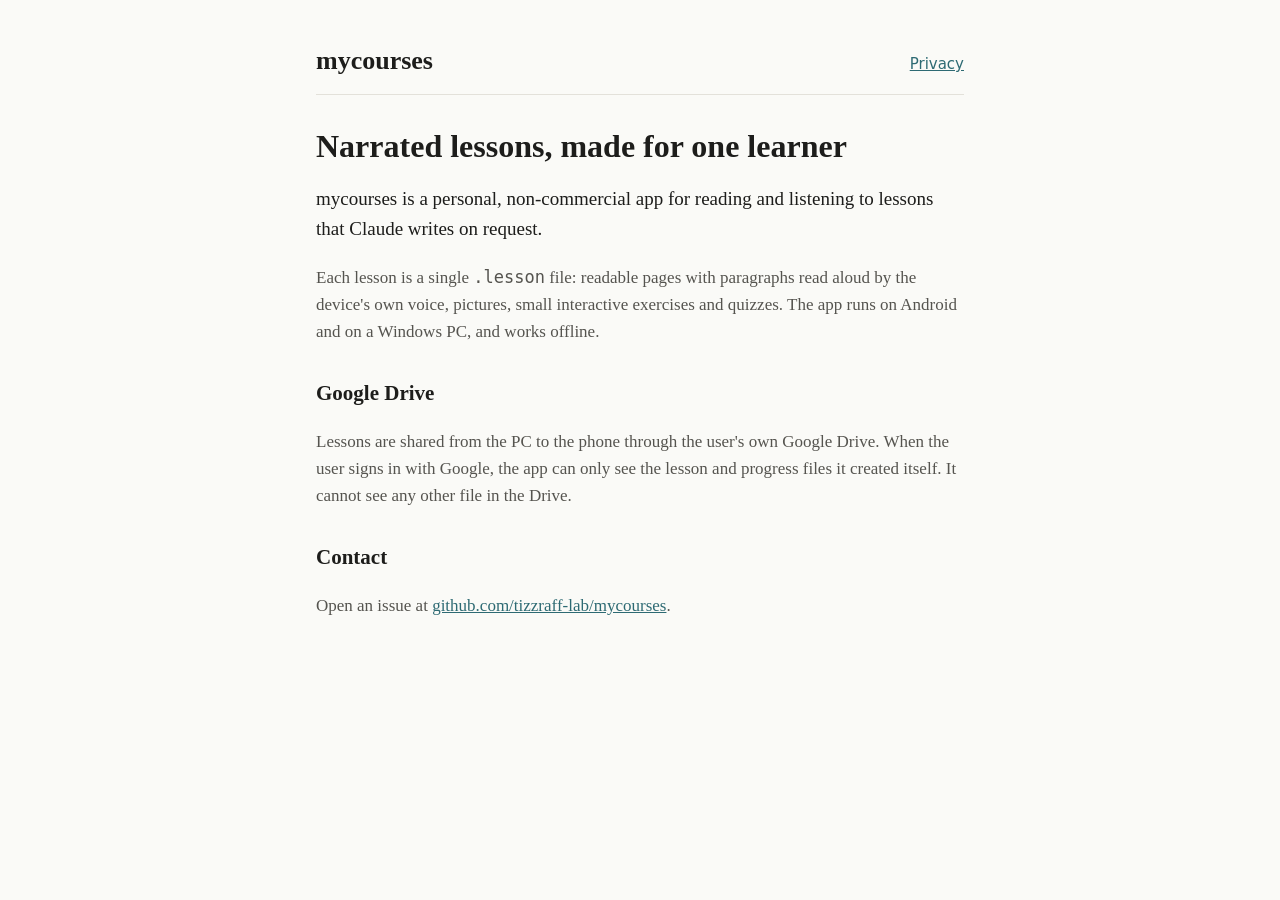
<file: index.html>
<!doctype html>
<html lang="en">
<head>
<meta charset="utf-8">
<meta name="viewport" content="width=device-width, initial-scale=1">
<title>mycourses</title>
<meta name="description" content="A personal player for narrated lessons made with Claude.">
<link rel="stylesheet" href="style.css">
</head>
<body>
<main>
  <header><a class="brand" href="./">mycourses</a><nav><a href="privacy.html">Privacy</a></nav></header>
  <h1>Narrated lessons, made for one learner</h1>
  <p class="lead">mycourses is a personal, non-commercial app for reading and listening to lessons that Claude writes on request.</p>
  <p>Each lesson is a single <code>.lesson</code> file: readable pages with paragraphs read aloud by the device's own voice, pictures, small interactive exercises and quizzes. The app runs on Android and on a Windows PC, and works offline.</p>
  <h2>Google Drive</h2>
  <p>Lessons are shared from the PC to the phone through the user's own Google Drive. When the user signs in with Google, the app can only see the lesson and progress files it created itself. It cannot see any other file in the Drive.</p>
  <h2>Contact</h2>
  <p>Open an issue at <a href="https://github.com/tizzraff-lab/mycourses/issues">github.com/tizzraff-lab/mycourses</a>.</p>
</main>
</body>
</html>
</file>
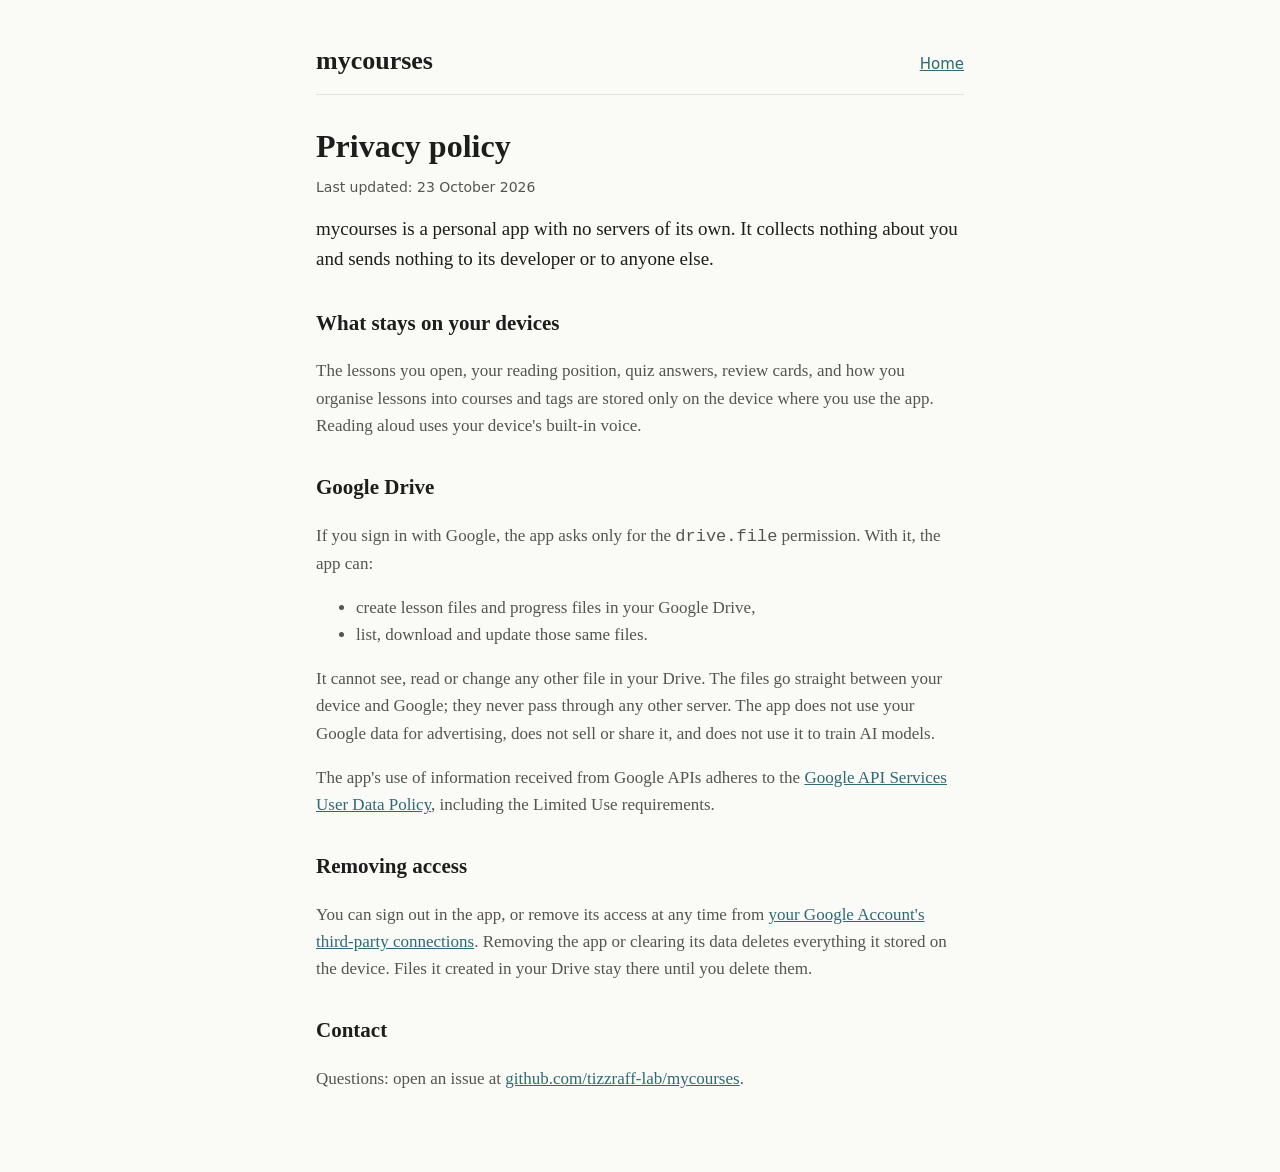
<file: privacy.html>
<!doctype html>
<html lang="en">
<head>
<meta charset="utf-8">
<meta name="viewport" content="width=device-width, initial-scale=1">
<title>Privacy · mycourses</title>
<meta name="description" content="Privacy policy for the mycourses app.">
<link rel="stylesheet" href="style.css">
</head>
<body>
<main>
  <header><a class="brand" href="./">mycourses</a><nav><a href="./">Home</a></nav></header>
  <h1>Privacy policy</h1>
  <p class="updated">Last updated: 23 October 2026</p>
  <p class="lead">mycourses is a personal app with no servers of its own. It collects nothing about you and sends nothing to its developer or to anyone else.</p>

  <h2>What stays on your devices</h2>
  <p>The lessons you open, your reading position, quiz answers, review cards, and how you organise lessons into courses and tags are stored only on the device where you use the app. Reading aloud uses your device's built-in voice.</p>

  <h2>Google Drive</h2>
  <p>If you sign in with Google, the app asks only for the <code>drive.file</code> permission. With it, the app can:</p>
  <ul>
    <li>create lesson files and progress files in your Google Drive,</li>
    <li>list, download and update those same files.</li>
  </ul>
  <p>It cannot see, read or change any other file in your Drive. The files go straight between your device and Google; they never pass through any other server. The app does not use your Google data for advertising, does not sell or share it, and does not use it to train AI models.</p>
  <p>The app's use of information received from Google APIs adheres to the <a href="https://developers.google.com/terms/api-services-user-data-policy">Google API Services User Data Policy</a>, including the Limited Use requirements.</p>

  <h2>Removing access</h2>
  <p>You can sign out in the app, or remove its access at any time from <a href="https://myaccount.google.com/permissions">your Google Account's third-party connections</a>. Removing the app or clearing its data deletes everything it stored on the device. Files it created in your Drive stay there until you delete them.</p>

  <h2>Contact</h2>
  <p>Questions: open an issue at <a href="https://github.com/tizzraff-lab/mycourses/issues">github.com/tizzraff-lab/mycourses</a>.</p>
</main>
</body>
</html>
</file>
<file: style.css>
:root {
  --bg: #fafaf7;
  --ink: #1d1d1b;
  --ink-2: #55544f;
  --line: #e3e1da;
  --accent: #2d6a73;
  color-scheme: light dark;
}
@media (prefers-color-scheme: dark) {
  :root { --bg: #141618; --ink: #eceae4; --ink-2: #b6b3ab; --line: #30353a; --accent: #7cc3cb; }
}
* { box-sizing: border-box; }
body {
  margin: 0;
  background: var(--bg);
  color: var(--ink);
  font: 17px/1.6 Georgia, "Times New Roman", serif;
  overflow-wrap: anywhere;
}
main { max-width: 680px; margin: 0 auto; padding: 40px 16px 64px; }
header { display: flex; justify-content: space-between; align-items: baseline; gap: 16px; padding-bottom: 12px; border-bottom: 1px solid var(--line); }
.brand { font-size: 26px; font-weight: 700; color: var(--ink); text-decoration: none; }
nav a, a { color: var(--accent); }
nav a { font: 15px system-ui, sans-serif; }
h1 { font-size: 32px; line-height: 1.2; margin: 32px 0 8px; }
h2 { font-size: 21px; margin: 32px 0 6px; }
p, li { color: var(--ink-2); }
.lead { font-size: 19px; color: var(--ink); }
.updated { font: 14px system-ui, sans-serif; color: var(--ink-2); }
a:focus-visible { outline: 2px solid var(--accent); outline-offset: 2px; }
</file>
